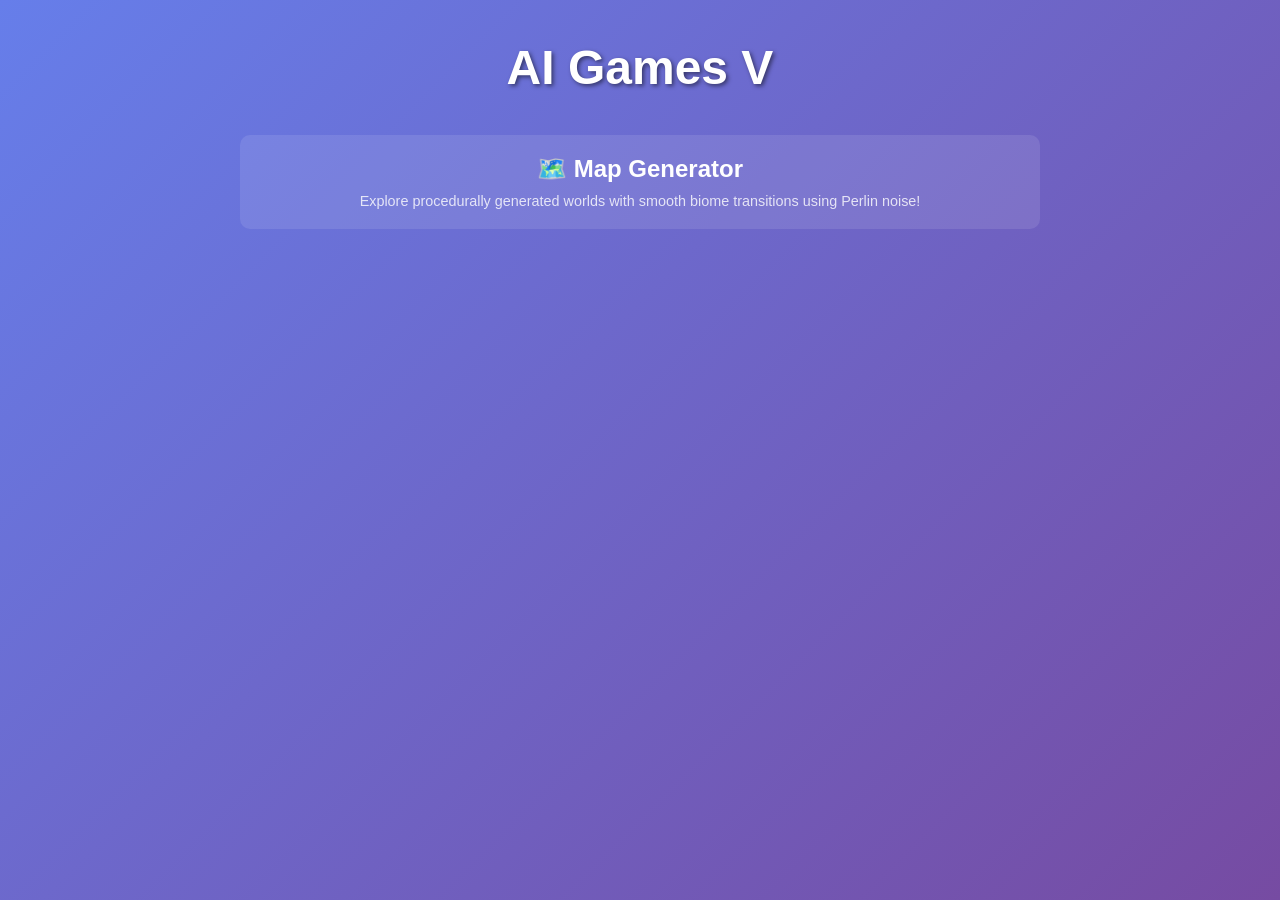
<file: index.html>
<!DOCTYPE html>
<html lang="en">
<head>
    <meta charset="UTF-8">
    <title>AI Games V</title>
    <style>
        body {
            margin: 0;
            min-height: 100vh;
            display: flex;
            flex-direction: column;
            align-items: center;
            justify-content: flex-start;
            background: linear-gradient(135deg, #667eea 0%, #764ba2 100%);
            color: #fff;
            font-family: Arial, sans-serif;
        }

        h1 {
            margin: 40px 0 20px;
            font-size: 3rem;
            text-shadow: 2px 2px 4px rgba(0,0,0,0.5);
        }

        .games-grid {
            display: grid;
            grid-template-columns: repeat(auto-fit, minmax(200px, 1fr));
            gap: 20px;
            max-width: 800px;
            width: 100%;
            padding: 20px;
        }

        .game-card {
            background: rgba(255, 255, 255, 0.1);
            border-radius: 10px;
            padding: 20px;
            text-align: center;
            transition: transform 0.3s, box-shadow 0.3s;
            cursor: pointer;
            text-decoration: none;
            color: #fff;
        }

        .game-card:hover {
            transform: translateY(-5px);
            box-shadow: 0 10px 20px rgba(0,0,0,0.3);
        }

        .game-card h3 {
            margin: 0 0 10px;
            font-size: 1.5rem;
        }

        .game-card p {
            margin: 0;
            font-size: 0.9rem;
            opacity: 0.8;
        }
    </style>
</head>
<body>
    <h1>AI Games V</h1>
    <div class="games-grid">
        <a href="map-generator.html" class="game-card">
            <h3>🗺️ Map Generator</h3>
            <p>Explore procedurally generated worlds with smooth biome transitions using Perlin noise!</p>
        </a>
        <!-- Add more games here -->
    </div>
</body>
</html>
</file>
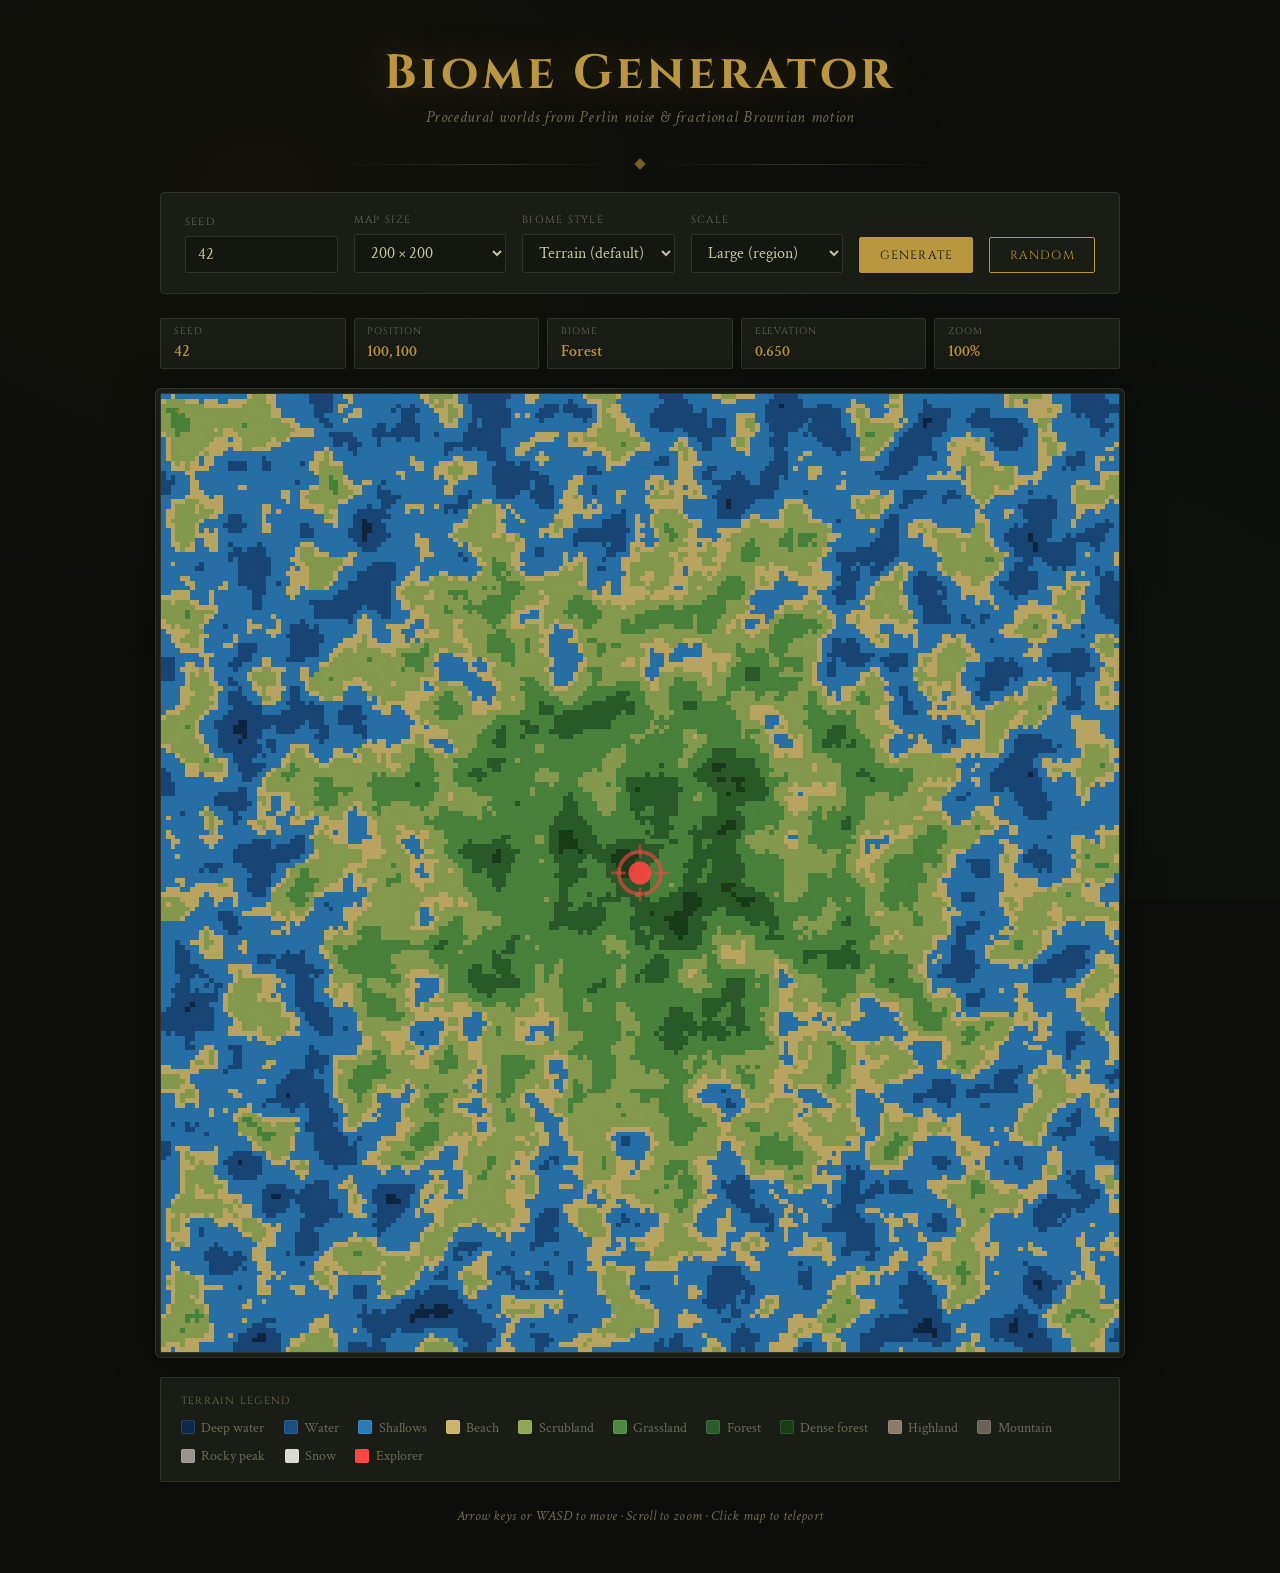
<file: biome-generator.html>
<!DOCTYPE html>
<html lang="en">
<head>
  <meta charset="UTF-8">
  <meta name="viewport" content="width=device-width, initial-scale=1.0">
  <title>Biome Generator</title>
  <link href="https://fonts.googleapis.com/css2?family=Cinzel:wght@400;600;700&family=Crimson+Text:ital,wght@0,400;0,600;1,400&display=swap" rel="stylesheet">
  <style>
    *, *::before, *::after { margin: 0; padding: 0; box-sizing: border-box; }

    :root {
      --bg:        #0d0e0b;
      --surface:   #141610;
      --panel:     #1a1c16;
      --border:    #2e3228;
      --text:      #c8c4a8;
      --text-dim:  #6b6a56;
      --accent:    #b8973e;
      --accent2:   #7a9e5a;
      --glow:      rgba(184,151,62,0.15);

      /* Biome colors */
      --deep-water:  #0f2a4a;
      --water:       #1a4d82;
      --shallow:     #2a7ab5;
      --beach:       #c9b46a;
      --scrub:       #8fa654;
      --grass:       #4d8a3e;
      --forest:      #2a5e28;
      --dense-forest:#1a3d18;
      --highland:    #8b7b6a;
      --mountain:    #6b6259;
      --peak:        #9a9490;
      --snow:        #dcdad4;
    }

    body {
      background: var(--bg);
      color: var(--text);
      font-family: 'Crimson Text', Georgia, serif;
      min-height: 100vh;
      display: flex;
      flex-direction: column;
      align-items: center;
      padding: 2rem 1rem 3rem;
    }

    /* Parchment texture overlay */
    body::before {
      content: '';
      position: fixed;
      inset: 0;
      background-image:
        radial-gradient(ellipse at 20% 20%, rgba(184,151,62,0.04) 0%, transparent 50%),
        radial-gradient(ellipse at 80% 80%, rgba(122,158,90,0.04) 0%, transparent 50%);
      pointer-events: none;
      z-index: 0;
    }

    .wrap {
      position: relative;
      z-index: 1;
      width: 100%;
      max-width: 960px;
      display: flex;
      flex-direction: column;
      align-items: center;
      gap: 1.5rem;
    }

    /* Header */
    header {
      text-align: center;
      padding: 1rem 0 0.5rem;
    }

    header h1 {
      font-family: 'Cinzel', serif;
      font-size: clamp(1.8rem, 5vw, 3rem);
      font-weight: 700;
      color: var(--accent);
      letter-spacing: 0.08em;
      line-height: 1.1;
      text-shadow: 0 0 40px rgba(184,151,62,0.3);
    }

    header p {
      font-size: 1rem;
      color: var(--text-dim);
      font-style: italic;
      margin-top: 0.4rem;
      letter-spacing: 0.04em;
    }

    /* Decorative rule */
    .rule {
      display: flex;
      align-items: center;
      gap: 0.75rem;
      width: 100%;
      max-width: 600px;
    }
    .rule::before, .rule::after {
      content: '';
      flex: 1;
      height: 1px;
      background: linear-gradient(90deg, transparent, var(--border), transparent);
    }
    .rule-gem {
      width: 8px;
      height: 8px;
      background: var(--accent);
      transform: rotate(45deg);
      opacity: 0.6;
    }

    /* Controls panel */
    .controls {
      background: var(--panel);
      border: 1px solid var(--border);
      border-radius: 4px;
      padding: 1.25rem 1.5rem;
      width: 100%;
      display: flex;
      flex-wrap: wrap;
      gap: 1rem;
      align-items: flex-end;
    }

    .ctrl-group {
      display: flex;
      flex-direction: column;
      gap: 0.4rem;
      flex: 1;
      min-width: 140px;
    }

    label {
      font-family: 'Cinzel', serif;
      font-size: 0.65rem;
      letter-spacing: 0.12em;
      color: var(--text-dim);
      text-transform: uppercase;
    }

    input[type="number"], select {
      background: var(--surface);
      border: 1px solid var(--border);
      color: var(--text);
      font-family: 'Crimson Text', serif;
      font-size: 1rem;
      padding: 0.45rem 0.75rem;
      border-radius: 2px;
      width: 100%;
      outline: none;
      transition: border-color 0.2s;
    }
    input[type="number"]:focus, select:focus {
      border-color: var(--accent);
    }
    select option { background: #1a1c16; }

    .btn {
      font-family: 'Cinzel', serif;
      font-size: 0.75rem;
      letter-spacing: 0.1em;
      text-transform: uppercase;
      padding: 0.55rem 1.2rem;
      border: 1px solid var(--accent);
      background: transparent;
      color: var(--accent);
      cursor: pointer;
      border-radius: 2px;
      transition: all 0.2s;
      white-space: nowrap;
      align-self: flex-end;
    }
    .btn:hover { background: var(--glow); }
    .btn.primary {
      background: var(--accent);
      color: #0d0e0b;
    }
    .btn.primary:hover { background: #cda849; }

    /* Stats bar */
    .stats {
      width: 100%;
      display: flex;
      flex-wrap: wrap;
      gap: 0.5rem;
    }
    .stat {
      background: var(--panel);
      border: 1px solid var(--border);
      border-radius: 2px;
      padding: 0.4rem 0.8rem;
      flex: 1;
      min-width: 120px;
      display: flex;
      flex-direction: column;
      gap: 0.15rem;
    }
    .stat-label {
      font-family: 'Cinzel', serif;
      font-size: 0.6rem;
      letter-spacing: 0.1em;
      color: var(--text-dim);
      text-transform: uppercase;
    }
    .stat-value {
      font-size: 1rem;
      color: var(--accent);
      font-weight: 600;
    }

    /* Map canvas wrapper */
    .map-wrap {
      position: relative;
      width: 100%;
      border: 1px solid var(--border);
      border-radius: 2px;
      overflow: hidden;
      background: var(--deep-water);
      /* Cartographic frame */
      box-shadow:
        0 0 0 4px var(--panel),
        0 0 0 5px var(--border),
        0 0 40px rgba(0,0,0,0.6);
    }

    /* Corner ornaments */
    .map-wrap::before, .map-wrap::after {
      content: '✦';
      position: absolute;
      font-size: 1rem;
      color: var(--accent);
      opacity: 0.5;
      z-index: 10;
      pointer-events: none;
    }
    .map-wrap::before { top: 8px; left: 12px; }
    .map-wrap::after  { bottom: 8px; right: 12px; }

    canvas {
      display: block;
      width: 100%;
      image-rendering: pixelated;
      image-rendering: crisp-edges;
    }

    /* Player cursor overlay */
    #player-overlay {
      position: absolute;
      top: 0; left: 0;
      width: 100%; height: 100%;
      pointer-events: none;
      z-index: 5;
    }

    /* Legend */
    .legend {
      width: 100%;
      background: var(--panel);
      border: 1px solid var(--border);
      border-radius: 2px;
      padding: 1rem 1.25rem;
      display: flex;
      flex-wrap: wrap;
      gap: 0.6rem 1.2rem;
      align-items: center;
    }
    .legend-title {
      font-family: 'Cinzel', serif;
      font-size: 0.65rem;
      letter-spacing: 0.12em;
      color: var(--text-dim);
      text-transform: uppercase;
      width: 100%;
    }
    .legend-item {
      display: flex;
      align-items: center;
      gap: 0.4rem;
      font-size: 0.9rem;
      color: var(--text-dim);
    }
    .legend-swatch {
      width: 14px;
      height: 14px;
      border-radius: 2px;
      border: 1px solid rgba(255,255,255,0.1);
      flex-shrink: 0;
    }

    /* Instructions */
    .instructions {
      font-style: italic;
      font-size: 0.9rem;
      color: var(--text-dim);
      text-align: center;
      letter-spacing: 0.02em;
    }

    /* Loading spinner */
    #loading {
      display: none;
      position: absolute;
      inset: 0;
      background: rgba(13,14,11,0.8);
      z-index: 20;
      align-items: center;
      justify-content: center;
      font-family: 'Cinzel', serif;
      font-size: 0.9rem;
      letter-spacing: 0.1em;
      color: var(--accent);
    }
    #loading.show { display: flex; }

    @media (max-width: 600px) {
      .ctrl-group { min-width: 100%; }
      .btn { width: 100%; text-align: center; }
    }
  </style>
</head>
<body>
<div class="wrap">

  <header>
    <h1>Biome Generator</h1>
    <p>Procedural worlds from Perlin noise &amp; fractional Brownian motion</p>
  </header>

  <div class="rule"><div class="rule-gem"></div></div>

  <div class="controls">
    <div class="ctrl-group">
      <label>Seed</label>
      <input type="number" id="seed-input" value="42">
    </div>
    <div class="ctrl-group">
      <label>Map size</label>
      <select id="size-select">
        <option value="100">100 × 100</option>
        <option value="150">150 × 150</option>
        <option value="200" selected>200 × 200</option>
        <option value="256">256 × 256</option>
        <option value="300">300 × 300</option>
      </select>
    </div>
    <div class="ctrl-group">
      <label>Biome style</label>
      <select id="style-select">
        <option value="terrain">Terrain (default)</option>
        <option value="tropical">Tropical</option>
        <option value="arctic">Arctic</option>
        <option value="volcanic">Volcanic</option>
        <option value="alien">Alien world</option>
      </select>
    </div>
    <div class="ctrl-group">
      <label>Scale</label>
      <select id="scale-select">
        <option value="0.05">Vast (continent)</option>
        <option value="0.08" selected>Large (region)</option>
        <option value="0.12">Medium (local)</option>
        <option value="0.18">Fine (detailed)</option>
      </select>
    </div>
    <button class="btn primary" id="generate-btn">Generate</button>
    <button class="btn" id="random-btn">Random</button>
  </div>

  <div class="stats">
    <div class="stat">
      <span class="stat-label">Seed</span>
      <span class="stat-value" id="stat-seed">—</span>
    </div>
    <div class="stat">
      <span class="stat-label">Position</span>
      <span class="stat-value" id="stat-pos">—</span>
    </div>
    <div class="stat">
      <span class="stat-label">Biome</span>
      <span class="stat-value" id="stat-biome">—</span>
    </div>
    <div class="stat">
      <span class="stat-label">Elevation</span>
      <span class="stat-value" id="stat-elev">—</span>
    </div>
    <div class="stat">
      <span class="stat-label">Zoom</span>
      <span class="stat-value" id="stat-zoom">100%</span>
    </div>
  </div>

  <div class="map-wrap" id="map-wrap">
    <canvas id="map-canvas"></canvas>
    <svg id="player-overlay" viewBox="0 0 200 200" preserveAspectRatio="none"></svg>
    <div id="loading">Charting territory…</div>
  </div>

  <div class="legend">
    <div class="legend-title">Terrain legend</div>
    <div class="legend-item"><div class="legend-swatch" style="background:#0f2a4a"></div>Deep water</div>
    <div class="legend-item"><div class="legend-swatch" style="background:#1a4d82"></div>Water</div>
    <div class="legend-item"><div class="legend-swatch" style="background:#2a7ab5"></div>Shallows</div>
    <div class="legend-item"><div class="legend-swatch" style="background:#c9b46a"></div>Beach</div>
    <div class="legend-item"><div class="legend-swatch" style="background:#8fa654"></div>Scrubland</div>
    <div class="legend-item"><div class="legend-swatch" style="background:#4d8a3e"></div>Grassland</div>
    <div class="legend-item"><div class="legend-swatch" style="background:#2a5e28"></div>Forest</div>
    <div class="legend-item"><div class="legend-swatch" style="background:#1a3d18"></div>Dense forest</div>
    <div class="legend-item"><div class="legend-swatch" style="background:#8b7b6a"></div>Highland</div>
    <div class="legend-item"><div class="legend-swatch" style="background:#6b6259"></div>Mountain</div>
    <div class="legend-item"><div class="legend-swatch" style="background:#9a9490"></div>Rocky peak</div>
    <div class="legend-item"><div class="legend-swatch" style="background:#dcdad4"></div>Snow</div>
    <div class="legend-item"><div class="legend-swatch" style="background:#ff4444; border-color:rgba(255,80,80,0.5)"></div>Explorer</div>
  </div>

  <p class="instructions">Arrow keys or WASD to move · Scroll to zoom · Click map to teleport</p>

</div>

<script>
/* ═══════════════════════════════════════════════
   Seeded Perlin Noise (Improved Ken Perlin)
═══════════════════════════════════════════════ */
class PerlinNoise {
  constructor(seed = 0) {
    this.perm = this._buildPerm(seed);
  }
  _seededRng(s) {
    return () => { s = (s * 9301 + 49297) % 233280; return s / 233280; };
  }
  _buildPerm(seed) {
    const p = Array.from({length:256}, (_,i)=>i);
    const rng = this._seededRng(seed);
    for (let i = 255; i > 0; i--) {
      const j = Math.floor(rng() * (i+1));
      [p[i], p[j]] = [p[j], p[i]];
    }
    return [...p, ...p];
  }
  _fade(t) { return t*t*t*(t*(t*6-15)+10); }
  _lerp(t,a,b) { return a + t*(b-a); }
  _grad(h, x, y) {
    const H = h & 15;
    const u = H < 8 ? x : y;
    const v = H < 8 ? y : x;
    return ((H&1)===0?u:-u) + ((H&2)===0?v:-v);
  }
  noise(x, y) {
    const xi = Math.floor(x)&255, yi = Math.floor(y)&255;
    const xf = x-Math.floor(x), yf = y-Math.floor(y);
    const u = this._fade(xf), v = this._fade(yf);
    const aa = this.perm[this.perm[xi]+yi];
    const ab = this.perm[this.perm[xi]+yi+1];
    const ba = this.perm[this.perm[xi+1]+yi];
    const bb = this.perm[this.perm[xi+1]+yi+1];
    return (this._lerp(v,
      this._lerp(u, this._grad(aa,xf,yf),   this._grad(ba,xf-1,yf)),
      this._lerp(u, this._grad(ab,xf,yf-1), this._grad(bb,xf-1,yf-1))
    ) + 1) / 2;
  }
  fbm(x, y, oct=6, persist=0.5, lac=2.0) {
    let val=0, amp=1, freq=1, max=0;
    for (let i=0;i<oct;i++) {
      val += this.noise(x*freq, y*freq)*amp;
      max += amp; amp *= persist; freq *= lac;
    }
    return val/max;
  }
}

/* ═══════════════════════════════════════════════
   Biome Palettes
═══════════════════════════════════════════════ */
const PALETTES = {
  terrain: [
    {thresh:0.20, name:'Deep water',   rgb:[15,42,74]},
    {thresh:0.30, name:'Water',        rgb:[26,77,130]},
    {thresh:0.38, name:'Shallows',     rgb:[42,122,181]},
    {thresh:0.42, name:'Beach',        rgb:[201,180,106]},
    {thresh:0.50, name:'Scrubland',    rgb:[143,166,84]},
    {thresh:0.60, name:'Grassland',    rgb:[77,138,62]},
    {thresh:0.70, name:'Forest',       rgb:[42,94,40]},
    {thresh:0.76, name:'Dense forest', rgb:[26,61,24]},
    {thresh:0.82, name:'Highland',     rgb:[139,123,106]},
    {thresh:0.89, name:'Mountain',     rgb:[107,98,89]},
    {thresh:0.94, name:'Rocky peak',   rgb:[154,148,144]},
    {thresh:1.01, name:'Snow',         rgb:[220,218,212]},
  ],
  tropical: [
    {thresh:0.22, name:'Deep ocean',   rgb:[8,30,70]},
    {thresh:0.32, name:'Ocean',        rgb:[14,80,140]},
    {thresh:0.38, name:'Lagoon',       rgb:[30,160,180]},
    {thresh:0.43, name:'White sand',   rgb:[230,215,170]},
    {thresh:0.52, name:'Palm scrub',   rgb:[160,190,70]},
    {thresh:0.64, name:'Jungle',       rgb:[30,110,40]},
    {thresh:0.74, name:'Dense jungle', rgb:[10,70,20]},
    {thresh:0.80, name:'Cloud forest', rgb:[50,100,60]},
    {thresh:0.86, name:'Ridge',        rgb:[120,100,80]},
    {thresh:0.92, name:'Volcano rock', rgb:[80,60,50]},
    {thresh:0.96, name:'Ash peak',     rgb:[100,90,90]},
    {thresh:1.01, name:'Crater snow',  rgb:[240,235,230]},
  ],
  arctic: [
    {thresh:0.18, name:'Frozen sea',   rgb:[20,40,80]},
    {thresh:0.28, name:'Pack ice sea', rgb:[80,120,160]},
    {thresh:0.35, name:'Slush ice',    rgb:[160,185,200]},
    {thresh:0.42, name:'Ice shelf',    rgb:[200,215,225]},
    {thresh:0.52, name:'Tundra',       rgb:[130,140,110]},
    {thresh:0.62, name:'Boreal',       rgb:[60,80,50]},
    {thresh:0.72, name:'Taiga',        rgb:[40,60,35]},
    {thresh:0.78, name:'Lichen rock',  rgb:[110,100,80]},
    {thresh:0.84, name:'Glacier',      rgb:[180,210,230]},
    {thresh:0.90, name:'Ice mountain', rgb:[210,225,235]},
    {thresh:0.95, name:'Blizzard peak',rgb:[230,235,240]},
    {thresh:1.01, name:'Eternal ice',  rgb:[245,248,252]},
  ],
  volcanic: [
    {thresh:0.20, name:'Lava sea',     rgb:[180,30,10]},
    {thresh:0.30, name:'Magma flow',   rgb:[210,80,20]},
    {thresh:0.38, name:'Cooled lava',  rgb:[80,50,40]},
    {thresh:0.44, name:'Ash plain',    rgb:[110,100,90]},
    {thresh:0.52, name:'Sulfur flat',  rgb:[160,150,50]},
    {thresh:0.62, name:'Scorched',     rgb:[70,60,40]},
    {thresh:0.70, name:'Obsidian',     rgb:[30,25,30]},
    {thresh:0.76, name:'Dark basalt',  rgb:[50,45,50]},
    {thresh:0.83, name:'Lava tube',    rgb:[120,40,20]},
    {thresh:0.89, name:'Cinder cone',  rgb:[90,70,60]},
    {thresh:0.94, name:'Summit rock',  rgb:[140,120,110]},
    {thresh:1.01, name:'Ash crown',    rgb:[200,190,180]},
  ],
  alien: [
    {thresh:0.20, name:'Void sea',     rgb:[10,0,30]},
    {thresh:0.30, name:'Acid ocean',   rgb:[20,80,40]},
    {thresh:0.37, name:'Brine shallows',rgb:[60,160,80]},
    {thresh:0.43, name:'Crystal sand', rgb:[180,150,200]},
    {thresh:0.52, name:'Spore plain',  rgb:[120,60,140]},
    {thresh:0.62, name:'Xenograss',    rgb:[60,140,70]},
    {thresh:0.70, name:'Fungal forest',rgb:[140,40,100]},
    {thresh:0.76, name:'Toxic grove',  rgb:[80,20,80]},
    {thresh:0.83, name:'Crystal ridge',rgb:[100,80,160]},
    {thresh:0.89, name:'Mineral spire',rgb:[80,60,120]},
    {thresh:0.94, name:'Void peak',    rgb:[20,10,40]},
    {thresh:1.01, name:'Star dust',    rgb:[230,220,255]},
  ],
};

/* ═══════════════════════════════════════════════
   Map data (in-memory heightmap)
═══════════════════════════════════════════════ */
let heightMap = null;
let mapSize   = 200;
let currentSeed = 42;
let currentScale = 0.08;
let currentStyle = 'terrain';
let playerX = 100, playerY = 100;
let zoomLevel = 1.0;

function generateHeightMap(size, seed, scale) {
  const pn = new PerlinNoise(seed);
  const h  = new Float32Array(size * size);
  for (let y = 0; y < size; y++) {
    for (let x = 0; x < size; x++) {
      // FBM with 6 octaves for detail
      let v = pn.fbm(x * scale, y * scale, 6, 0.5, 2.0);
      // Island mask: fade edges toward water
      const nx = (x / size) * 2 - 1;
      const ny = (y / size) * 2 - 1;
      const dist = Math.sqrt(nx*nx + ny*ny);
      const mask = Math.max(0, 1 - dist * 1.2);
      // Power curve for island shape
      v = v * 0.7 + mask * 0.3;
      h[y * size + x] = Math.max(0, Math.min(1, v));
    }
  }
  return h;
}

function getBiomeAt(hv, palette) {
  for (const b of palette) {
    if (hv < b.thresh) return b;
  }
  return palette[palette.length - 1];
}

function lerpRgb(a, b, t) {
  return [
    Math.round(a[0] + (b[0]-a[0])*t),
    Math.round(a[1] + (b[1]-a[1])*t),
    Math.round(a[2] + (b[2]-a[2])*t),
  ];
}

/* ═══════════════════════════════════════════════
   Canvas rendering
═══════════════════════════════════════════════ */
function renderMap() {
  const canvas = document.getElementById('map-canvas');
  const wrap   = document.getElementById('map-wrap');
  const palette = PALETTES[currentStyle];

  // Size canvas to map data
  canvas.width  = mapSize;
  canvas.height = mapSize;

  // CSS size: fill wrap width, maintain aspect
  const displayW = wrap.clientWidth;
  canvas.style.width  = displayW + 'px';
  canvas.style.height = displayW + 'px';

  const ctx = canvas.getContext('2d');
  const img = ctx.createImageData(mapSize, mapSize);
  const d   = img.data;

  for (let y = 0; y < mapSize; y++) {
    for (let x = 0; x < mapSize; x++) {
      const hv = heightMap[y * mapSize + x];
      const biome = getBiomeAt(hv, palette);
      // Subtle shading by elevation within biome
      const shade = 0.85 + hv * 0.15;
      const idx = (y * mapSize + x) * 4;
      d[idx]   = Math.min(255, biome.rgb[0] * shade);
      d[idx+1] = Math.min(255, biome.rgb[1] * shade);
      d[idx+2] = Math.min(255, biome.rgb[2] * shade);
      d[idx+3] = 255;
    }
  }
  ctx.putImageData(img, 0, 0);

  // Apply zoom transform
  canvas.style.transformOrigin = `${(playerX/mapSize)*100}% ${(playerY/mapSize)*100}%`;
  canvas.style.transform = `scale(${zoomLevel})`;

  updatePlayerMarker();
  updateStats();
}

function updatePlayerMarker() {
  const svg = document.getElementById('player-overlay');
  const px = (playerX / mapSize) * 100;
  const py = (playerY / mapSize) * 100;

  svg.setAttribute('viewBox', '0 0 100 100');
  svg.setAttribute('preserveAspectRatio', 'none');
  svg.innerHTML = `
    <circle cx="${px}" cy="${py}" r="1.2" fill="#ff4444" opacity="0.9"/>
    <circle cx="${px}" cy="${py}" r="2.2" fill="none" stroke="#ff4444" stroke-width="0.4" opacity="0.6"/>
    <line x1="${px}" y1="${py-3}" x2="${px}" y2="${py-1.5}" stroke="#ff4444" stroke-width="0.3" opacity="0.5"/>
    <line x1="${px}" y1="${py+1.5}" x2="${px}" y2="${py+3}" stroke="#ff4444" stroke-width="0.3" opacity="0.5"/>
    <line x1="${px-3}" y1="${py}" x2="${px-1.5}" y2="${py}" stroke="#ff4444" stroke-width="0.3" opacity="0.5"/>
    <line x1="${px+1.5}" y1="${py}" x2="${px+3}" y2="${py}" stroke="#ff4444" stroke-width="0.3" opacity="0.5"/>
  `;
}

function updateStats() {
  const palette = PALETTES[currentStyle];
  const hv = heightMap ? heightMap[playerY * mapSize + playerX] : 0;
  const biome = heightMap ? getBiomeAt(hv, palette) : {name:'—'};
  document.getElementById('stat-seed').textContent = currentSeed;
  document.getElementById('stat-pos').textContent  = `${playerX}, ${playerY}`;
  document.getElementById('stat-biome').textContent = biome.name;
  document.getElementById('stat-elev').textContent = hv.toFixed(3);
  document.getElementById('stat-zoom').textContent = Math.round(zoomLevel * 100) + '%';
}

/* ═══════════════════════════════════════════════
   Generate
═══════════════════════════════════════════════ */
function generate(seed, size, scale, style) {
  const loading = document.getElementById('loading');
  loading.classList.add('show');

  // Defer to allow DOM paint
  setTimeout(() => {
    currentSeed  = seed;
    mapSize      = size;
    currentScale = scale;
    currentStyle = style;
    playerX = Math.floor(size / 2);
    playerY = Math.floor(size / 2);
    zoomLevel = 1.0;

    heightMap = generateHeightMap(size, seed, scale);
    renderMap();
    loading.classList.remove('show');
  }, 30);
}

/* ═══════════════════════════════════════════════
   Event listeners
═══════════════════════════════════════════════ */
document.getElementById('generate-btn').addEventListener('click', () => {
  const seed  = parseInt(document.getElementById('seed-input').value) || 0;
  const size  = parseInt(document.getElementById('size-select').value);
  const scale = parseFloat(document.getElementById('scale-select').value);
  const style = document.getElementById('style-select').value;
  generate(seed, size, scale, style);
});

document.getElementById('random-btn').addEventListener('click', () => {
  const seed  = Math.floor(Math.random() * 9999999);
  const size  = parseInt(document.getElementById('size-select').value);
  const scale = parseFloat(document.getElementById('scale-select').value);
  const style = document.getElementById('style-select').value;
  document.getElementById('seed-input').value = seed;
  generate(seed, size, scale, style);
});

// Keyboard movement
document.addEventListener('keydown', (e) => {
  if (!heightMap) return;
  const key = e.key.toLowerCase();
  let moved = false;
  switch(key) {
    case 'arrowup':    case 'w': if (playerY > 0)           { playerY--; moved=true; } e.preventDefault(); break;
    case 'arrowdown':  case 's': if (playerY < mapSize-1)   { playerY++; moved=true; } e.preventDefault(); break;
    case 'arrowleft':  case 'a': if (playerX > 0)           { playerX--; moved=true; } e.preventDefault(); break;
    case 'arrowright': case 'd': if (playerX < mapSize-1)   { playerX++; moved=true; } e.preventDefault(); break;
  }
  if (moved) { updatePlayerMarker(); updateStats(); }
});

// Click to teleport
document.getElementById('map-canvas').addEventListener('click', (e) => {
  const rect = e.target.getBoundingClientRect();
  const rx = (e.clientX - rect.left) / rect.width;
  const ry = (e.clientY - rect.top) / rect.height;
  playerX = Math.max(0, Math.min(mapSize-1, Math.floor(rx * mapSize)));
  playerY = Math.max(0, Math.min(mapSize-1, Math.floor(ry * mapSize)));
  updatePlayerMarker();
  updateStats();
});

// Scroll zoom
document.getElementById('map-wrap').addEventListener('wheel', (e) => {
  e.preventDefault();
  zoomLevel *= e.deltaY < 0 ? 1.1 : 0.9;
  zoomLevel = Math.max(0.5, Math.min(5, zoomLevel));
  renderMap();
}, { passive: false });

// Handle window resize
window.addEventListener('resize', () => {
  if (!heightMap) return;
  const canvas  = document.getElementById('map-canvas');
  const wrap    = document.getElementById('map-wrap');
  const displayW = wrap.clientWidth;
  canvas.style.width  = displayW + 'px';
  canvas.style.height = displayW + 'px';
});

// Initial generation on load
window.addEventListener('DOMContentLoaded', () => {
  generate(42, 200, 0.08, 'terrain');
});
</script>
</body>
</html>
</file>
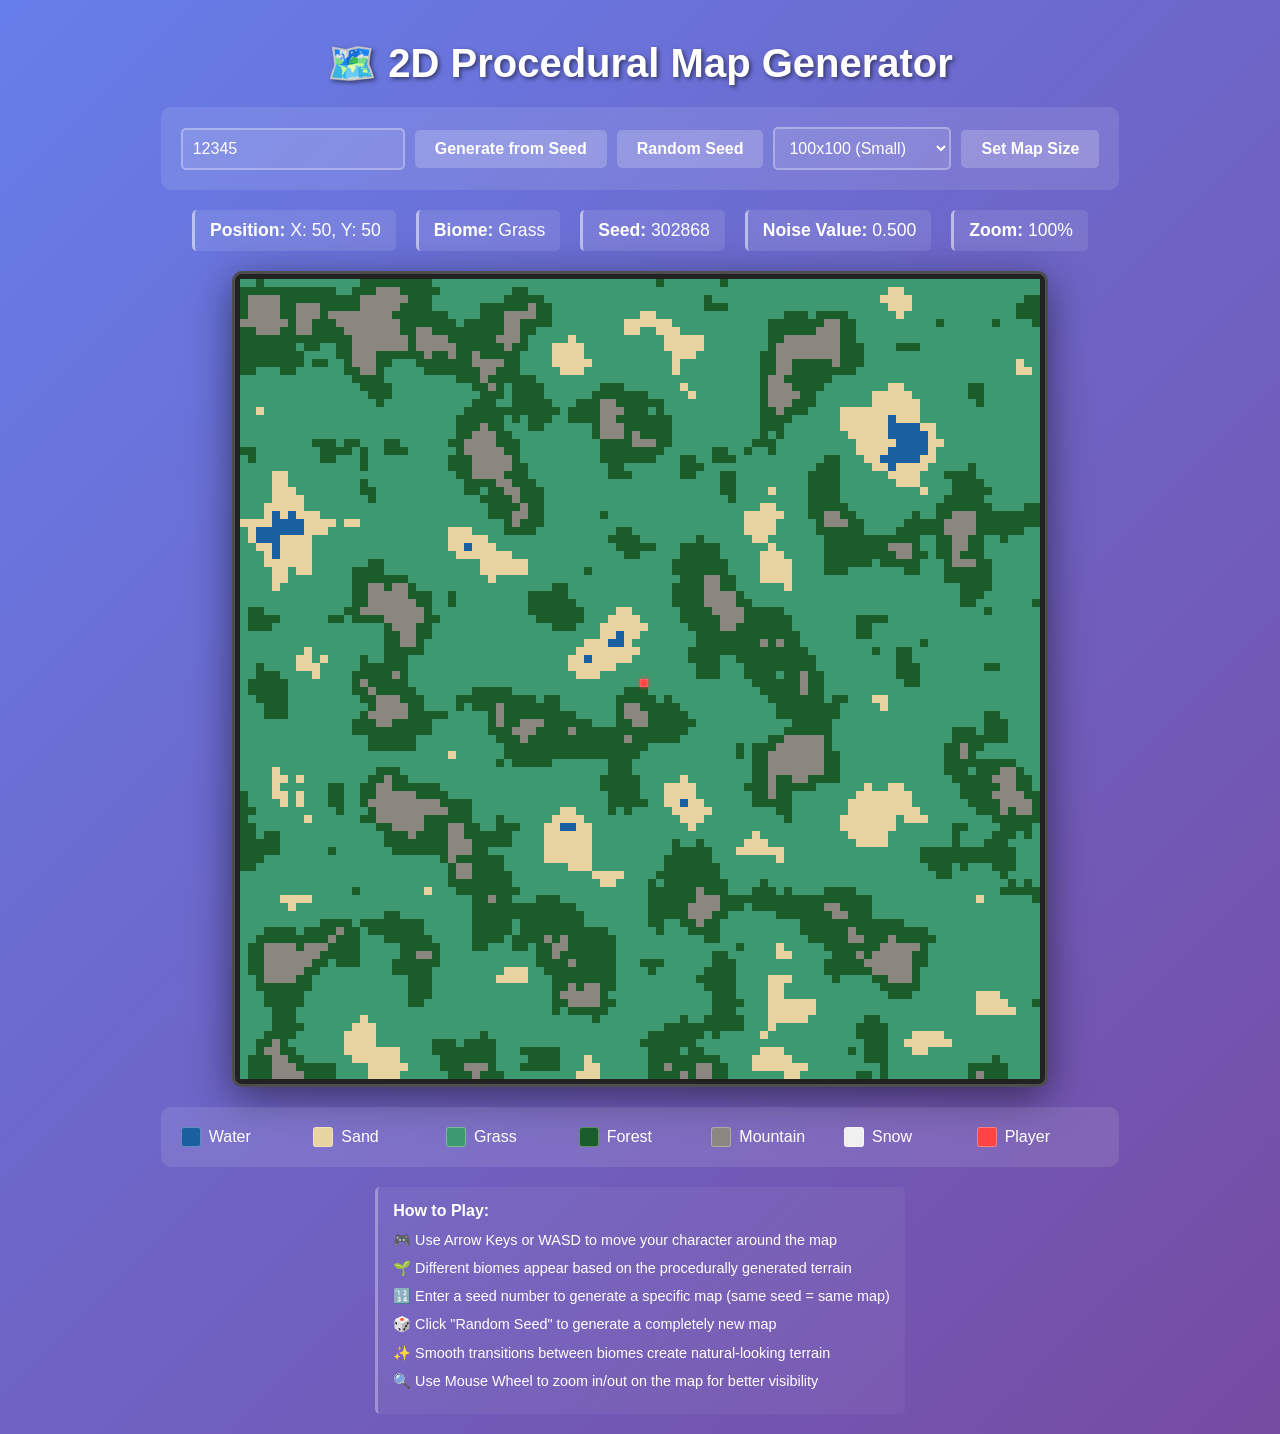
<file: map-generator.html>
<!DOCTYPE html>
<html lang="en">
<head>
    <meta charset="UTF-8">
    <meta name="viewport" content="width=device-width, initial-scale=1.0">
    <title>2D Map Generator</title>
    <link rel="stylesheet" href="map-generator.css">
</head>
<body>
    <div class="container">
        <h1>🗺️ 2D Procedural Map Generator</h1>

        <div class="controls">
            <div class="control-group">
                <input 
                    type="number" 
                    id="seed-input" 
                    placeholder="Enter seed number"
                    value="12345"
                >
                <button id="generate-btn">Generate from Seed</button>
                <button id="random-btn">Random Seed</button>
            </div>
            <div class="control-group">
                <select id="size-select">
                    <option value="100">100x100 (Small)</option>
                    <option value="150">150x150 (Medium)</option>
                    <option value="200">200x200 (Large)</option>
                    <option value="250">250x250 (XL)</option>
                    <option value="300">300x300 (XXL)</option>
                    <option value="custom">Custom Size...</option>
                </select>
                <input 
                    type="number" 
                    id="custom-size-input" 
                    placeholder="Enter custom size (e.g., 180)"
                    style="display: none;"
                    min="50"
                    max="500"
                >
                <button id="size-btn">Set Map Size</button>
            </div>
        </div>

        <div class="info">
            <div class="info-item">
                <strong>Position:</strong> <span id="player-pos">X: 50, Y: 50</span>
            </div>
            <div class="info-item">
                <strong>Biome:</strong> <span id="current-biome">Grass</span>
            </div>
            <div class="info-item">
                <strong>Seed:</strong> <span id="current-seed">0</span>
            </div>
            <div class="info-item">
                <strong>Noise Value:</strong> <span id="noise-value">0.000</span>
            </div>
            <div class="info-item">
                <strong>Zoom:</strong> <span id="zoom-level">100%</span>
            </div>
        </div>

        <div class="map-container">
            <div class="map" id="map"></div>
        </div>

        <div class="legend">
            <div class="legend-item">
                <div class="legend-color water"></div>
                <span>Water</span>
            </div>
            <div class="legend-item">
                <div class="legend-color sand"></div>
                <span>Sand</span>
            </div>
            <div class="legend-item">
                <div class="legend-color grass"></div>
                <span>Grass</span>
            </div>
            <div class="legend-item">
                <div class="legend-color forest"></div>
                <span>Forest</span>
            </div>
            <div class="legend-item">
                <div class="legend-color mountain"></div>
                <span>Mountain</span>
            </div>
            <div class="legend-item">
                <div class="legend-color snow"></div>
                <span>Snow</span>
            </div>
            <div class="legend-item">
                <div class="legend-color player"></div>
                <span>Player</span>
            </div>
        </div>

        <div class="instructions">
            <strong>How to Play:</strong>
            <p>🎮 Use Arrow Keys or WASD to move your character around the map</p>
            <p>🌱 Different biomes appear based on the procedurally generated terrain</p>
            <p>🔢 Enter a seed number to generate a specific map (same seed = same map)</p>
            <p>🎲 Click "Random Seed" to generate a completely new map</p>
            <p>✨ Smooth transitions between biomes create natural-looking terrain</p>
            <p>🔍 Use Mouse Wheel to zoom in/out on the map for better visibility</p>
        </div>
    </div>

    <script src="perlin-noise.js"></script>
    <script src="map-generator.js"></script>
</body>
</html>
</file>
<file: map-generator.css>
* {
  margin: 0;
  padding: 0;
  box-sizing: border-box;
}

body {
  background: linear-gradient(135deg, #667eea 0%, #764ba2 100%);
  color: #fff;
  font-family: Arial, sans-serif;
  display: flex;
  flex-direction: column;
  align-items: center;
  justify-content: center;
  min-height: 100vh;
  padding: 20px;
}

.container {
  display: flex;
  flex-direction: column;
  align-items: center;
  gap: 20px;
  max-width: 1000px;
}

h1 {
  font-size: 2.5rem;
  text-shadow: 2px 2px 4px rgba(0, 0, 0, 0.5);
  margin-top: 20px;
}

.controls {
  display: flex;
  gap: 10px;
  flex-wrap: wrap;
  justify-content: center;
  background: rgba(255, 255, 255, 0.1);
  padding: 20px;
  border-radius: 10px;
  width: 100%;
}

.control-group {
  display: flex;
  gap: 10px;
  align-items: center;
}

input[type="number"],
input[type="text"] {
  padding: 10px;
  border: 2px solid rgba(255, 255, 255, 0.3);
  border-radius: 5px;
  background: rgba(255, 255, 255, 0.1);
  color: #fff;
  font-size: 1rem;
  min-width: 150px;
}

select {
  padding: 10px;
  border: 2px solid rgba(255, 255, 255, 0.3);
  border-radius: 5px;
  background: rgba(255, 255, 255, 0.1);
  color: #fff;
  font-size: 1rem;
  min-width: 150px;
  cursor: pointer;
}

select option {
  background: #333;
  color: #fff;
}

input[type="number"]::placeholder,
input[type="text"]::placeholder {
  color: rgba(255, 255, 255, 0.5);
}

input[type="number"]:focus,
input[type="text"]:focus,
select:focus {
  outline: none;
  background: rgba(255, 255, 255, 0.2);
  border-color: rgba(255, 255, 255, 0.6);
}

button {
  padding: 10px 20px;
  border: none;
  border-radius: 5px;
  background: rgba(255, 255, 255, 0.2);
  color: #fff;
  font-size: 1rem;
  cursor: pointer;
  transition: all 0.3s ease;
  font-weight: bold;
}

button:hover {
  background: rgba(255, 255, 255, 0.3);
  transform: translateY(-2px);
}

button:active {
  transform: translateY(0);
}

.info {
  display: flex;
  gap: 20px;
  justify-content: center;
  flex-wrap: wrap;
  font-size: 1.1rem;
}

.info-item {
  background: rgba(255, 255, 255, 0.1);
  padding: 10px 15px;
  border-radius: 5px;
  border-left: 3px solid rgba(255, 255, 255, 0.5);
}

.info-item strong {
  color: #fff;
}

/* Map Grid */
.map-container {
  display: flex;
  justify-content: center;
  align-items: center;
  gap: 20px;
}

.map {
  display: grid;
  grid-template-columns: repeat(100, 8px);
  gap: 0;
  background: #222;
  padding: 5px;
  border-radius: 10px;
  box-shadow: 0 10px 40px rgba(0, 0, 0, 0.5);
  border: 3px solid rgba(255, 255, 255, 0.2);
}

.tile {
  width: 8px;
  height: 8px;
  border: none;
  padding: 0;
  position: relative;
  transition: box-shadow 0.1s ease;
}

.tile.water {
  background-color: #1a5f9f;
}

.tile.sand {
  background-color: #e8d4a0;
}

.tile.grass {
  background-color: #3d9970;
}

.tile.forest {
  background-color: #1a5c2a;
}

.tile.mountain {
  background-color: #8b8680;
}

.tile.snow {
  background-color: #f0f0f0;
}

.tile.player {
  background-color: #ff4444;
  box-shadow: 0 0 4px #ff4444, inset 0 0 2px rgba(255, 255, 255, 0.5);
  z-index: 10;
}

/* Legend */
.legend {
  background: rgba(255, 255, 255, 0.1);
  padding: 20px;
  border-radius: 10px;
  display: grid;
  grid-template-columns: repeat(auto-fit, minmax(120px, 1fr));
  gap: 10px;
  width: 100%;
}

.legend-item {
  display: flex;
  align-items: center;
  gap: 8px;
}

.legend-color {
  width: 20px;
  height: 20px;
  border-radius: 3px;
  border: 1px solid rgba(255, 255, 255, 0.3);
}

.legend-color.water {
  background-color: #1a5f9f;
}

.legend-color.sand {
  background-color: #e8d4a0;
}

.legend-color.grass {
  background-color: #3d9970;
}

.legend-color.forest {
  background-color: #1a5c2a;
}

.legend-color.mountain {
  background-color: #8b8680;
}

.legend-color.snow {
  background-color: #f0f0f0;
}

.legend-color.player {
  background-color: #ff4444;
}

/* Instructions */
.instructions {
  background: rgba(255, 255, 255, 0.05);
  padding: 15px;
  border-radius: 5px;
  font-size: 0.9rem;
  max-width: 600px;
  border-left: 3px solid rgba(255, 255, 255, 0.3);
}

.instructions strong {
  display: block;
  margin-bottom: 10px;
  font-size: 1rem;
}

.instructions p {
  margin-bottom: 8px;
  line-height: 1.4;
}

/* Responsive */
@media (max-width: 768px) {
  h1 {
    font-size: 1.8rem;
  }

  .map {
    grid-template-columns: repeat(100, 6px);
  }

  .tile {
    width: 6px;
    height: 6px;
  }

  .controls {
    flex-direction: column;
  }

  .control-group {
    flex-direction: column;
    width: 100%;
  }

  input[type="number"],
  input[type="text"] {
    width: 100%;
  }

  button {
    width: 100%;
  }

  .info {
    flex-direction: column;
  }

  .info-item {
    width: 100%;
  }
}
</file>
